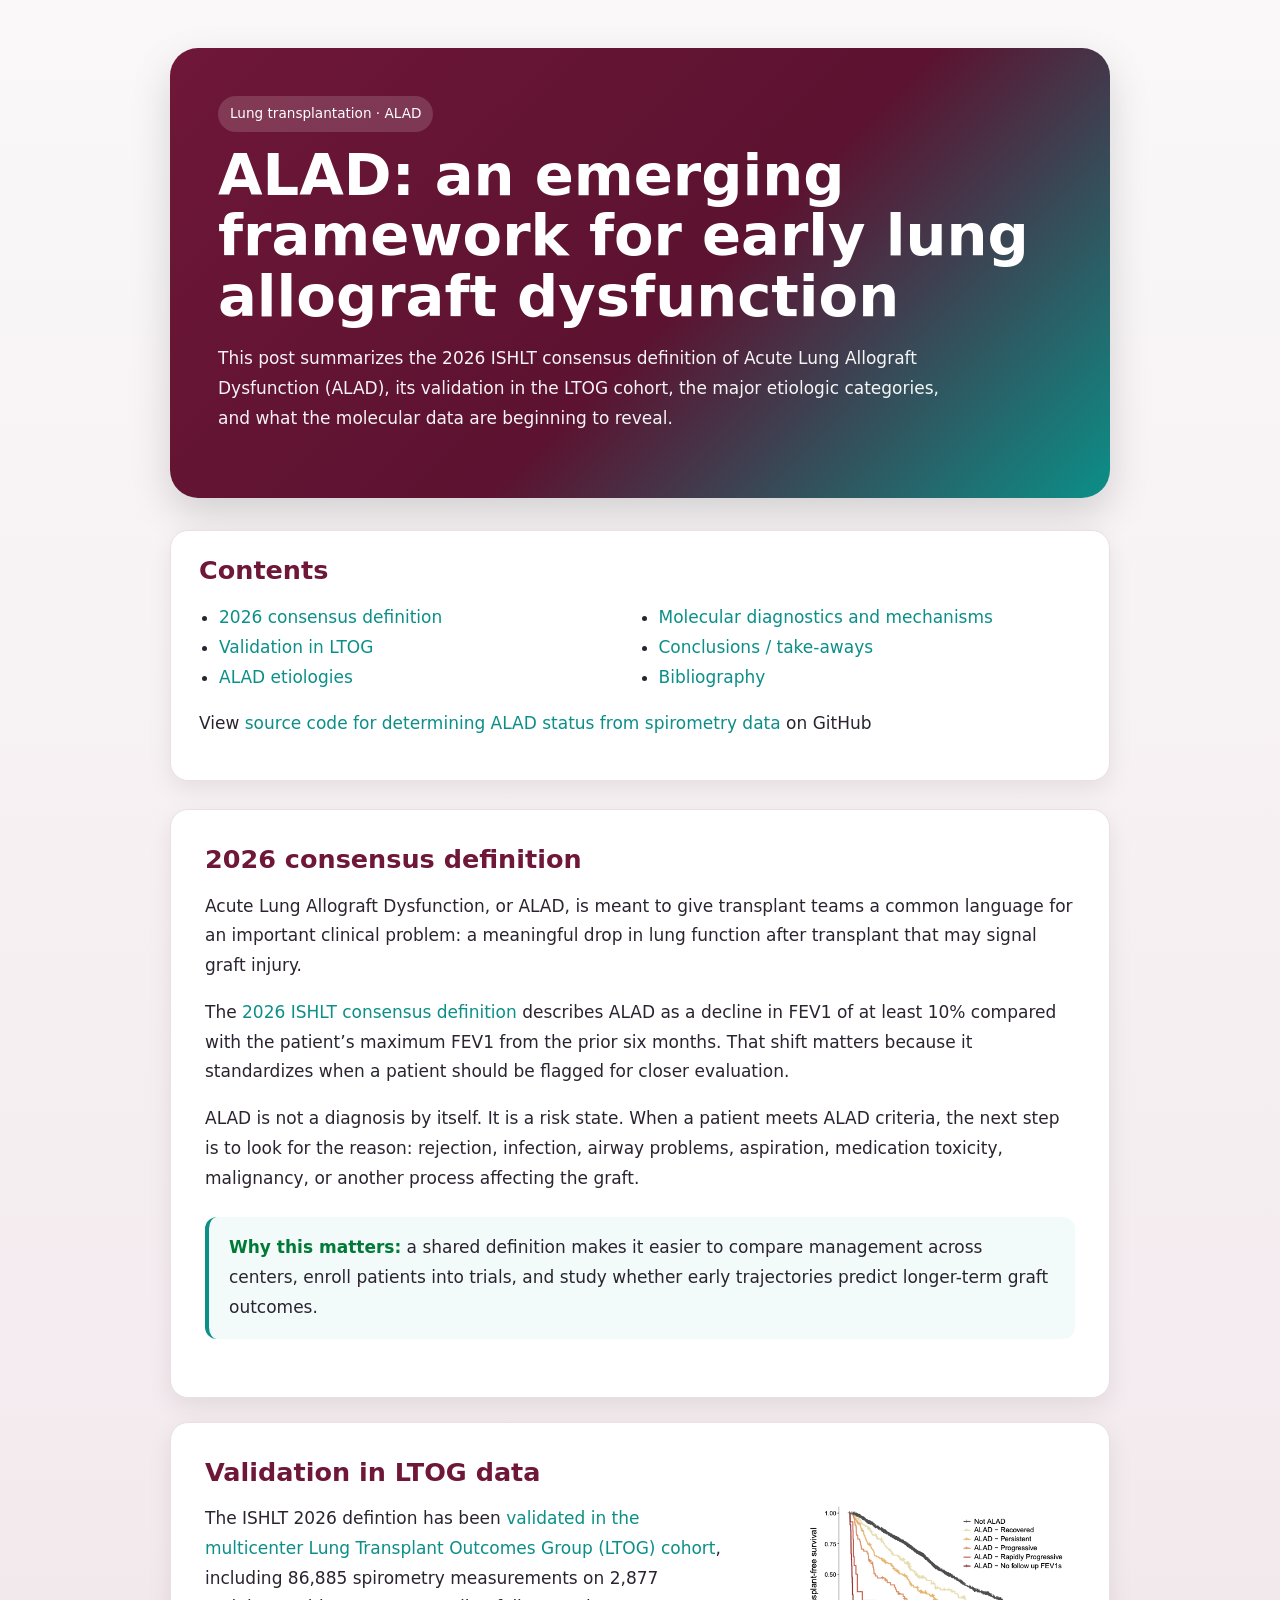
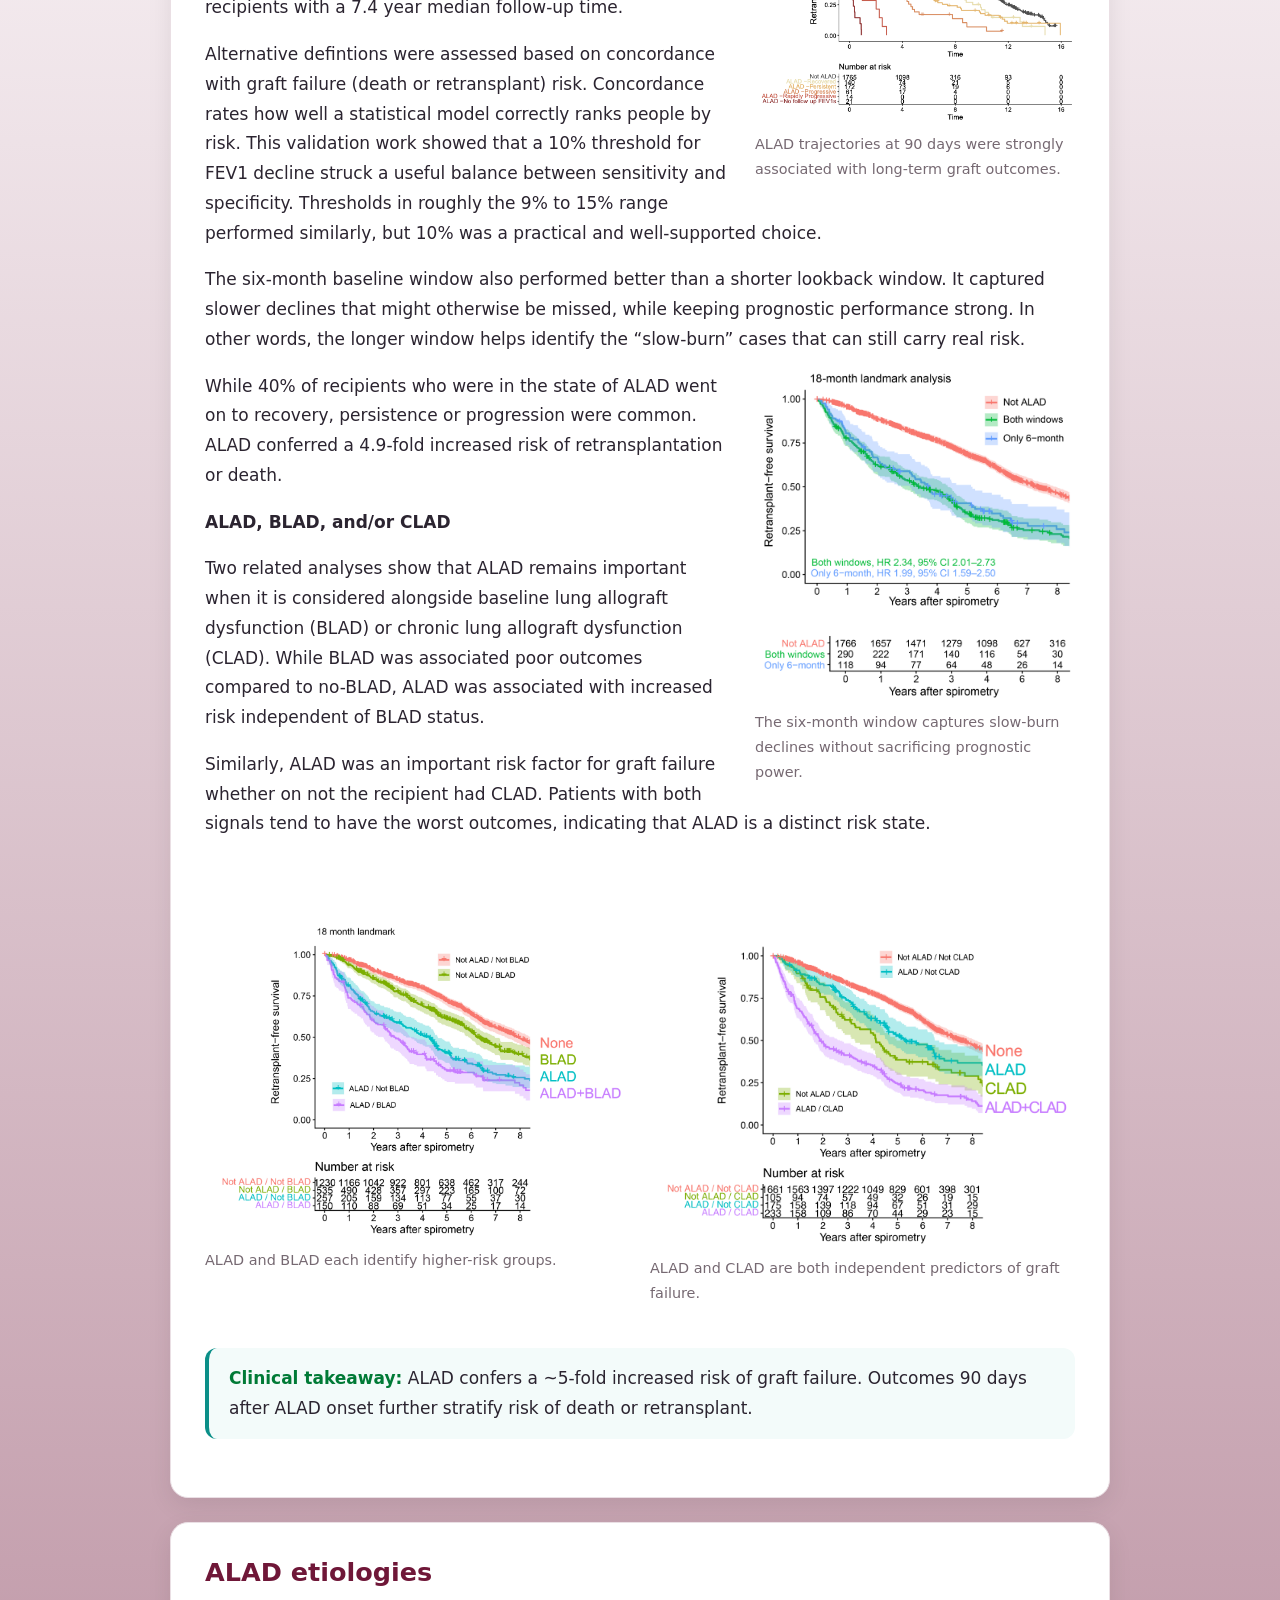
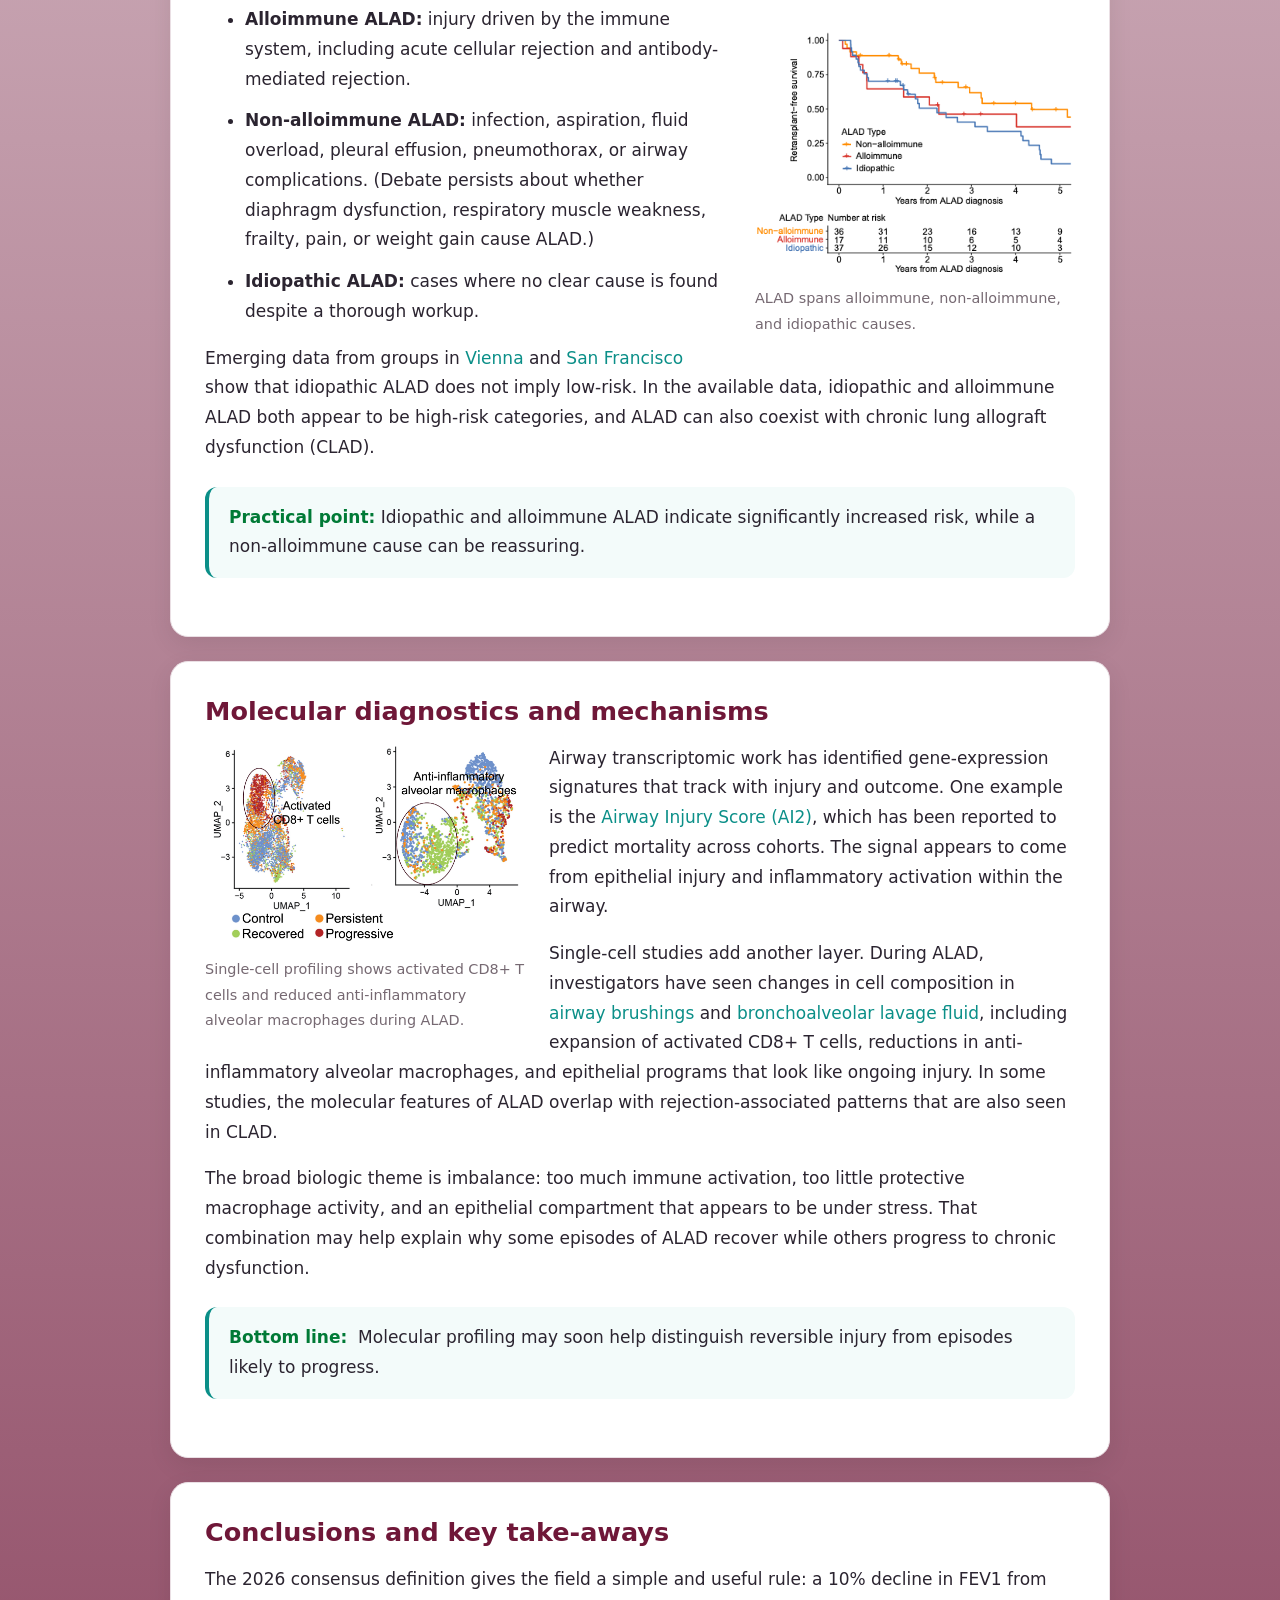
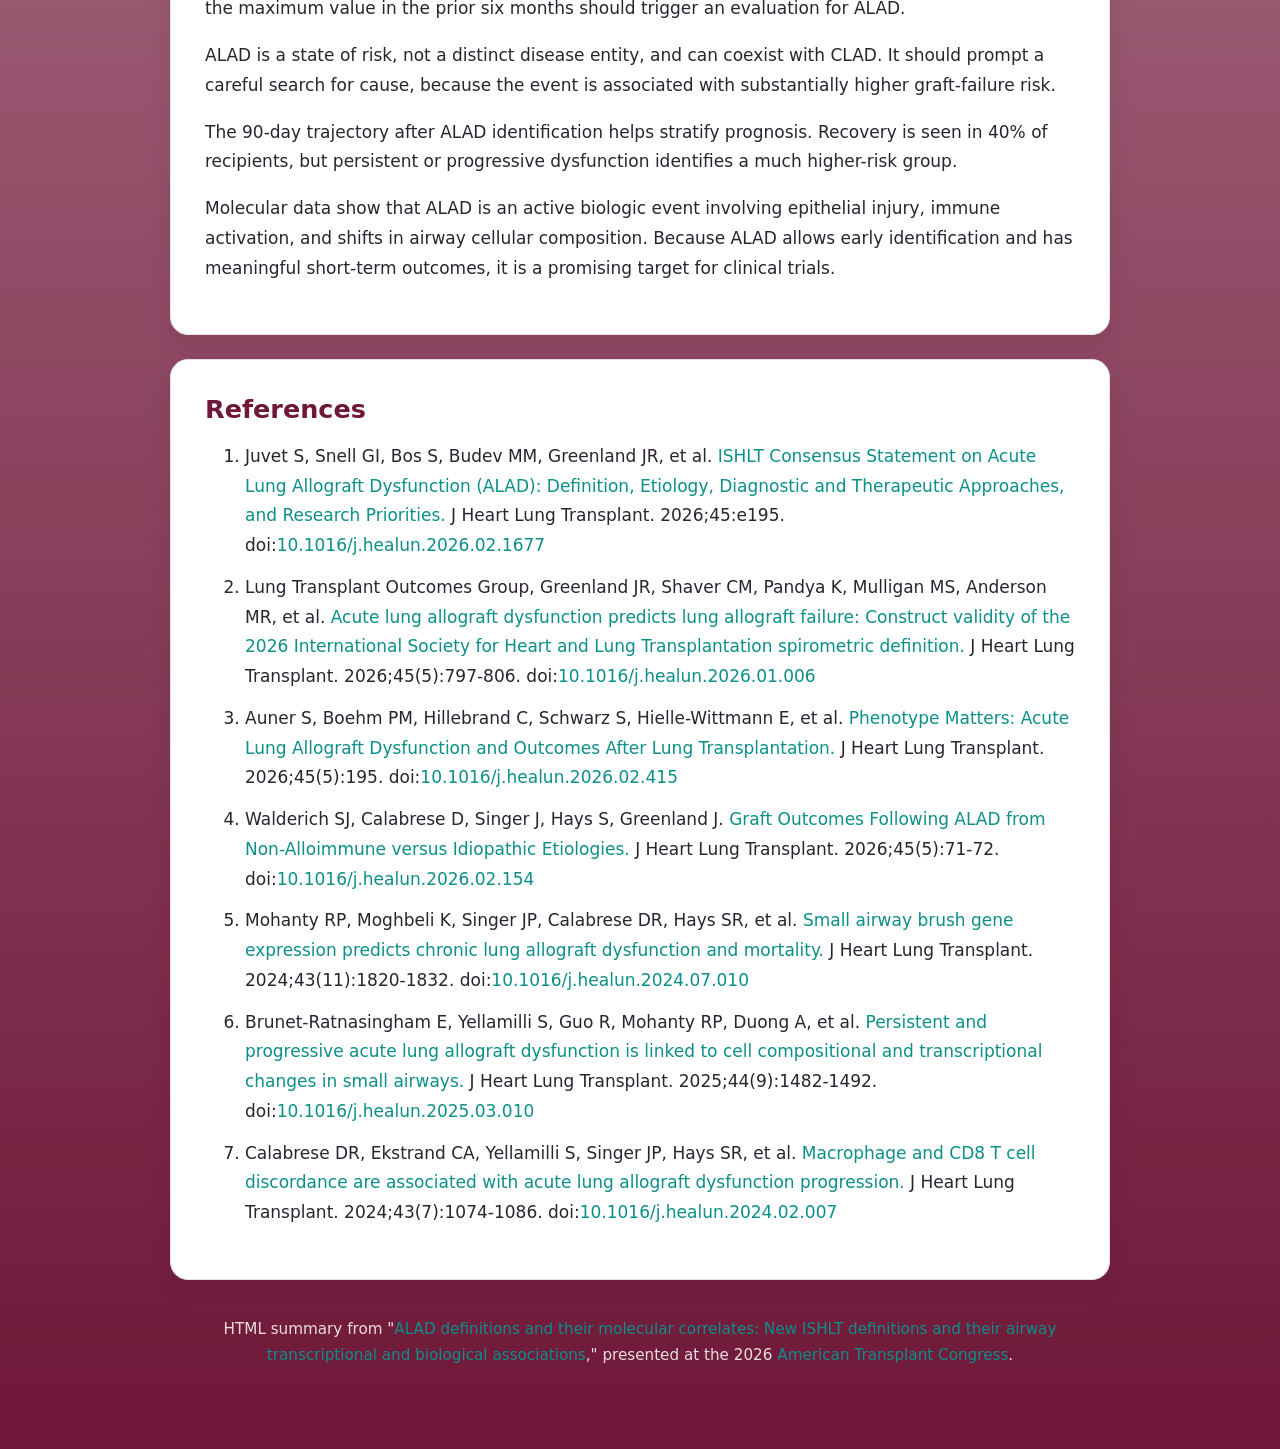
<file: index.html>
<!doctype html>
<html lang="en">
<head>
  <meta charset="utf-8">
  <meta name="viewport" content="width=device-width, initial-scale=1">
  <title>ALAD: A New Framework for Lung Allograft Dysfunction</title>

  <link rel="preconnect" href="https://fonts.googleapis.com">
  <link rel="preconnect" href="https://fonts.gstatic.com" crossorigin>

  <link rel="stylesheet" href="styles.css">
</head>
<body>
  <main class="wrap">
    <section class="hero">
      <div class="kicker">Lung transplantation · ALAD</div>
      <h1>ALAD: an emerging framework for early lung allograft dysfunction</h1>
      <p class="subtitle">
        This post summarizes the 2026 ISHLT consensus definition of Acute Lung Allograft Dysfunction (ALAD), its validation in the LTOG cohort, the major etiologic categories, and what the molecular data are beginning to reveal.
      </p>
    </section>

    <nav class="toc" aria-label="Table of contents">
      <h2>Contents</h2>
      <ul>
        <li><a href="#consensus">2026 consensus definition</a></li>
        <li><a href="#validation">Validation in LTOG</a></li>
        <li><a href="#etiologies">ALAD etiologies</a></li>
        <li><a href="#molecular">Molecular diagnostics and mechanisms</a></li>
        <li><a href="#takeaways">Conclusions / take-aways</a></li>
        <li><a href="#bibliography">Bibliography</a></li>
      </ul>
		<p>
  View <a href="https://github.com/UCSFGreenlandLab/ALAD">
    source code for determining ALAD status from spirometry data 
  </a> on GitHub
</p>
    </nav>

    <article class="section" id="consensus">
      <h2>2026 consensus definition</h2>
      <p>
        Acute Lung Allograft Dysfunction, or ALAD, is meant to give transplant teams a common language for an important clinical problem: a meaningful drop in lung function after transplant that may signal graft injury.
      </p>
      <p>
        The <a href="https://www.jhltonline.org/article/S1053-2498(26)01733-X/fulltext">2026 ISHLT consensus definition</a> describes ALAD as a decline in FEV1 of at least 10% compared with the patient’s maximum FEV1 from the prior six months. That shift matters because it standardizes when a patient should be flagged for closer evaluation.
      </p>
      <p>
        ALAD is not a diagnosis by itself. It is a risk state. When a patient meets ALAD criteria, the next step is to look for the reason: rejection, infection, airway problems, aspiration, medication toxicity, malignancy, or another process affecting the graft.
      </p>
      <div class="callout">
        <strong>Why this matters:</strong> a shared definition makes it easier to compare management across centers, enroll patients into trials, and study whether early trajectories predict longer-term graft outcomes.
      </div>
    </article>
<article class="section" id="validation">
	
      <h2>Validation in LTOG data</h2>
      <figure class="figure float-right">
        <img src="images/90-day.png" alt="Kaplan-Meier curves showing 90-day ALAD outcomes and graft failure risk">
        <figcaption>ALAD trajectories at 90 days were strongly associated with long-term graft outcomes.</figcaption>
      </figure>
      <p>
        The ISHLT 2026 defintion has been <a href="https://www.jhltonline.org/article/S1053-2498(26)00005-7/fulltext">validated in the multicenter Lung Transplant Outcomes Group (LTOG) cohort</a>, including 86,885 spirometry measurements on 2,877 recipients with a 7.4 year median follow-up time.
	</p><p>Alternative defintions were assessed based on concordance with graft failure (death or retransplant) risk. Concordance rates how well a statistical model correctly ranks people by risk. This validation work showed that a 10% threshold for FEV1 decline struck a useful balance between sensitivity and specificity. Thresholds in roughly the 9% to 15% range performed similarly, but 10% was a practical and well-supported choice.
      </p>
      <p>
        The six-month baseline window also performed better than a shorter lookback window. It captured slower declines that might otherwise be missed, while keeping prognostic performance strong. In other words, the longer window helps identify the “slow-burn” cases that can still carry real risk.
		      <figure class="figure float-right">
        <img src="images/slow-burn.png" alt="18-month landmark analysis comparing ALAD detection windows">
        <figcaption>The six-month window captures slow-burn declines without sacrificing prognostic power.</figcaption>  
      </figure>
      </p>
	<p>While 40% of recipients who were in the state of ALAD went on to recovery, persistence or progression were common. ALAD conferred a 4.9-fold increased risk of retransplantation or death. 
	</p>
<p><b>ALAD, BLAD, and/or CLAD</b></p>
      <p>
        Two related analyses show that ALAD remains important when it is considered alongside baseline lung allograft dysfunction (BLAD) or chronic lung allograft dysfunction (CLAD). While BLAD was associated poor outcomes compared to no-BLAD, ALAD was associated with increased risk independent of BLAD status.</p><p>Similarly, ALAD was an important risk factor for graft failure whether on not the recipient had CLAD. Patients with both signals tend to have the worst outcomes, indicating that ALAD is a distinct risk state.
        </p>
    <p>&nbsp;</p>
<div class="figure-grid">
      <figure class="figure">
        <img src="images/alad_blad.png" alt="ALAD and BLAD combined survival curves">
        <figcaption>ALAD and BLAD each identify higher-risk groups.</figcaption>
      </figure>
      <figure class="figure">
        <img src="images/alad_clad.png" alt="ALAD and CLAD combined survival curves">
        <figcaption>ALAD and CLAD are both independent predictors of graft failure.</figcaption>
      </figure>
      </div>
     
      <div class="callout">
        <strong>Clinical takeaway:</strong> ALAD confers a ~5-fold increased risk of graft failure. Outcomes 90 days after ALAD onset further stratify risk of death or retransplant.
      </div>
    </article>
	  
  <article class="section" id="etiologies">
	
      <h2>ALAD etiologies</h2>
      <figure class="figure float-right">
        <img src="images/etiology.png" alt="ALAD etiology categories and outcomes">
        <figcaption>ALAD spans alloimmune, non-alloimmune, and idiopathic causes.</figcaption>
      </figure>
      <ul class="clean">
        <li><strong>Alloimmune ALAD:</strong> injury driven by the immune system, including acute cellular rejection and antibody-mediated rejection.</li>
        <li><strong>Non-alloimmune ALAD:</strong> infection, aspiration, fluid overload, pleural effusion, pneumothorax, or airway complications. (Debate persists about whether diaphragm dysfunction, respiratory muscle weakness, frailty, pain, or weight gain cause ALAD.)</li>
        <li><strong>Idiopathic ALAD:</strong> cases where no clear cause is found despite a thorough workup.</li>
      </ul>
      <p>
        Emerging data from groups in <a href="https://www.jhltonline.org/article/S1053-2498(26)00473-0/fulltext">Vienna</a> and <a href="https://www.jhltonline.org/article/S1053-2498(26)00212-3/fulltext">San Francisco</a> show that idiopathic ALAD does not imply low-risk. In the available data, idiopathic and alloimmune ALAD both appear to be high-risk categories, and ALAD can also coexist with chronic lung allograft dysfunction (CLAD).
      </p>
      <div class="callout">
      <strong>Practical point:</strong> Idiopathic and alloimmune ALAD indicate significantly increased risk, while a non-alloimmune cause can be reassuring.</div>
    </article>
  <article class="section" id="molecular">
	
      <h2>Molecular diagnostics and mechanisms</h2>
      <figure class="figure float-left">
        <img src="images/M0CD8.jpg" alt="Single-cell UMAP plots showing activated CD8 T cells and anti-inflammatory alveolar macrophages">
        <figcaption>Single-cell profiling shows activated CD8+ T cells and reduced anti-inflammatory alveolar macrophages during ALAD.</figcaption>
      </figure>
      <p>
        Airway transcriptomic work has identified gene-expression signatures that track with injury and outcome. One example is the <a href="https://www.jhltonline.org/article/S1053-2498(24)01743-1/fulltext">Airway Injury Score (AI2)</a>, which has been reported to predict mortality across cohorts. The signal appears to come from epithelial injury and inflammatory activation within the airway.
      </p>
      <p>
        Single-cell studies add another layer. During ALAD, investigators have seen changes in cell composition in <a href ="https://www.jhltonline.org/article/S1053-2498(25)01842-X/fulltext">airway brushings</a> and <a href="https://www.jhltonline.org/article/S1053-2498(24)00047-0/fulltext">bronchoalveolar lavage fluid</a>, including expansion of activated CD8+ T cells, reductions in anti-inflammatory alveolar macrophages, and epithelial programs that look like ongoing injury. In some studies, the molecular features of ALAD overlap with rejection-associated patterns that are also seen in CLAD.
      </p>
      <p>
        The broad biologic theme is imbalance: too much immune activation, too little protective macrophage activity, and an epithelial compartment that appears to be under stress. That combination may help explain why some episodes of ALAD recover while others progress to chronic dysfunction.
      </p>
      <div class="callout">
      <strong>Bottom line:</strong> &nbsp;Molecular profiling may soon help distinguish reversible injury from episodes likely to progress.</div>
    </article>

    <article class="section" id="takeaways">
      <h2>Conclusions and key take-aways</h2>
      <p>
        The 2026 consensus definition gives the field a simple and useful rule: a 10% decline in FEV1 from the maximum value in the prior six months should trigger an evaluation for ALAD.
      </p>
      <p>
      ALAD is a state of risk, not a distinct disease entity, and can coexist with CLAD. It should prompt a careful search for cause, because the event is associated with substantially higher graft-failure risk.</p>
      <p>
        The 90-day trajectory after ALAD identification helps stratify prognosis. Recovery is seen in 40% of recipients, but persistent or progressive dysfunction identifies a much higher-risk group.
      </p>
      <p>
      Molecular data show that ALAD is an active biologic event involving epithelial injury, immune activation, and shifts in airway cellular composition. Because ALAD allows early identification and has meaningful short-term outcomes, it is a promising target for clinical trials.</p>
    </article>
	  <article class="section" id="bibliography">
  <h2>References</h2>

  <ol class="clean">

    <li>
      Juvet S, Snell GI, Bos S, Budev MM, Greenland JR, et al.
      <a href="https://www.jhltonline.org/article/S1053-2498(26)01733-X/fulltext">
        ISHLT Consensus Statement on Acute Lung Allograft Dysfunction (ALAD): Definition, Etiology, Diagnostic and Therapeutic Approaches, and Research Priorities.
      </a>
      J Heart Lung Transplant. 2026;45:e195.
      doi:<a href="https://doi.org/10.1016/j.healun.2026.02.1677">10.1016/j.healun.2026.02.1677</a>
    </li>

    <li>
      Lung Transplant Outcomes Group, Greenland JR, Shaver CM, Pandya K, Mulligan MS, Anderson MR, et al.
      <a href="https://www.jhltonline.org/article/S1053-2498(26)00005-7/fulltext">
        Acute lung allograft dysfunction predicts lung allograft failure: Construct validity of the 2026 International Society for Heart and Lung Transplantation spirometric definition.
      </a>
      J Heart Lung Transplant. 2026;45(5):797-806.
      doi:<a href="https://doi.org/10.1016/j.healun.2026.01.006">10.1016/j.healun.2026.01.006</a>
    </li>

    <li>
      Auner S, Boehm PM, Hillebrand C, Schwarz S, Hielle-Wittmann E, et al.
      <a href="https://www.jhltonline.org/article/S1053-2498(26)00473-0/fulltext">
        Phenotype Matters: Acute Lung Allograft Dysfunction and Outcomes After Lung Transplantation.
      </a>
      J Heart Lung Transplant. 2026;45(5):195.
      doi:<a href="https://doi.org/10.1016/j.healun.2026.02.415">10.1016/j.healun.2026.02.415</a>
    </li>

    <li>
      Walderich SJ, Calabrese D, Singer J, Hays S, Greenland J.
      <a href="https://www.jhltonline.org/article/S1053-2498(26)00212-3/fulltext">
        Graft Outcomes Following ALAD from Non-Alloimmune versus Idiopathic Etiologies.
      </a>
      J Heart Lung Transplant. 2026;45(5):71-72.
      doi:<a href="https://doi.org/10.1016/j.healun.2026.02.154">10.1016/j.healun.2026.02.154</a>
    </li>

    <li>
      Mohanty RP, Moghbeli K, Singer JP, Calabrese DR, Hays SR, et al.
      <a href="https://www.jhltonline.org/article/S1053-2498(24)01743-1/fulltext">
        Small airway brush gene expression predicts chronic lung allograft dysfunction and mortality.
      </a>
      J Heart Lung Transplant. 2024;43(11):1820-1832.
      doi:<a href="https://doi.org/10.1016/j.healun.2024.07.010">10.1016/j.healun.2024.07.010</a>
    </li>

    <li>
      Brunet-Ratnasingham E, Yellamilli S, Guo R, Mohanty RP, Duong A, et al.
      <a href="https://www.jhltonline.org/article/S1053-2498(25)01842-X/fulltext">
        Persistent and progressive acute lung allograft dysfunction is linked to cell compositional and transcriptional changes in small airways.
      </a>
      J Heart Lung Transplant. 2025;44(9):1482-1492.
      doi:<a href="https://doi.org/10.1016/j.healun.2025.03.010">10.1016/j.healun.2025.03.010</a>
    </li>

    <li>
      Calabrese DR, Ekstrand CA, Yellamilli S, Singer JP, Hays SR, et al.
      <a href="https://www.jhltonline.org/article/S1053-2498(24)00047-0/fulltext">
        Macrophage and CD8 T cell discordance are associated with acute lung allograft dysfunction progression.
      </a>
      J Heart Lung Transplant. 2024;43(7):1074-1086.
      doi:<a href="https://doi.org/10.1016/j.healun.2024.02.007">10.1016/j.healun.2024.02.007</a>
    </li>

  </ol>
</article>
<footer>
    HTML summary from "<a href="https://eppro02.ativ.me/web/page.php?page=session&project=ATC26&id=S277">ALAD definitions and their molecular correlates: New ISHLT definitions and their airway transcriptional and biological associations</a>," presented at the 2026 <a href="https://www.atcmeeting.org">American Transplant Congress</a>.
    </footer>
  </main>
</body>
</html>
</file>
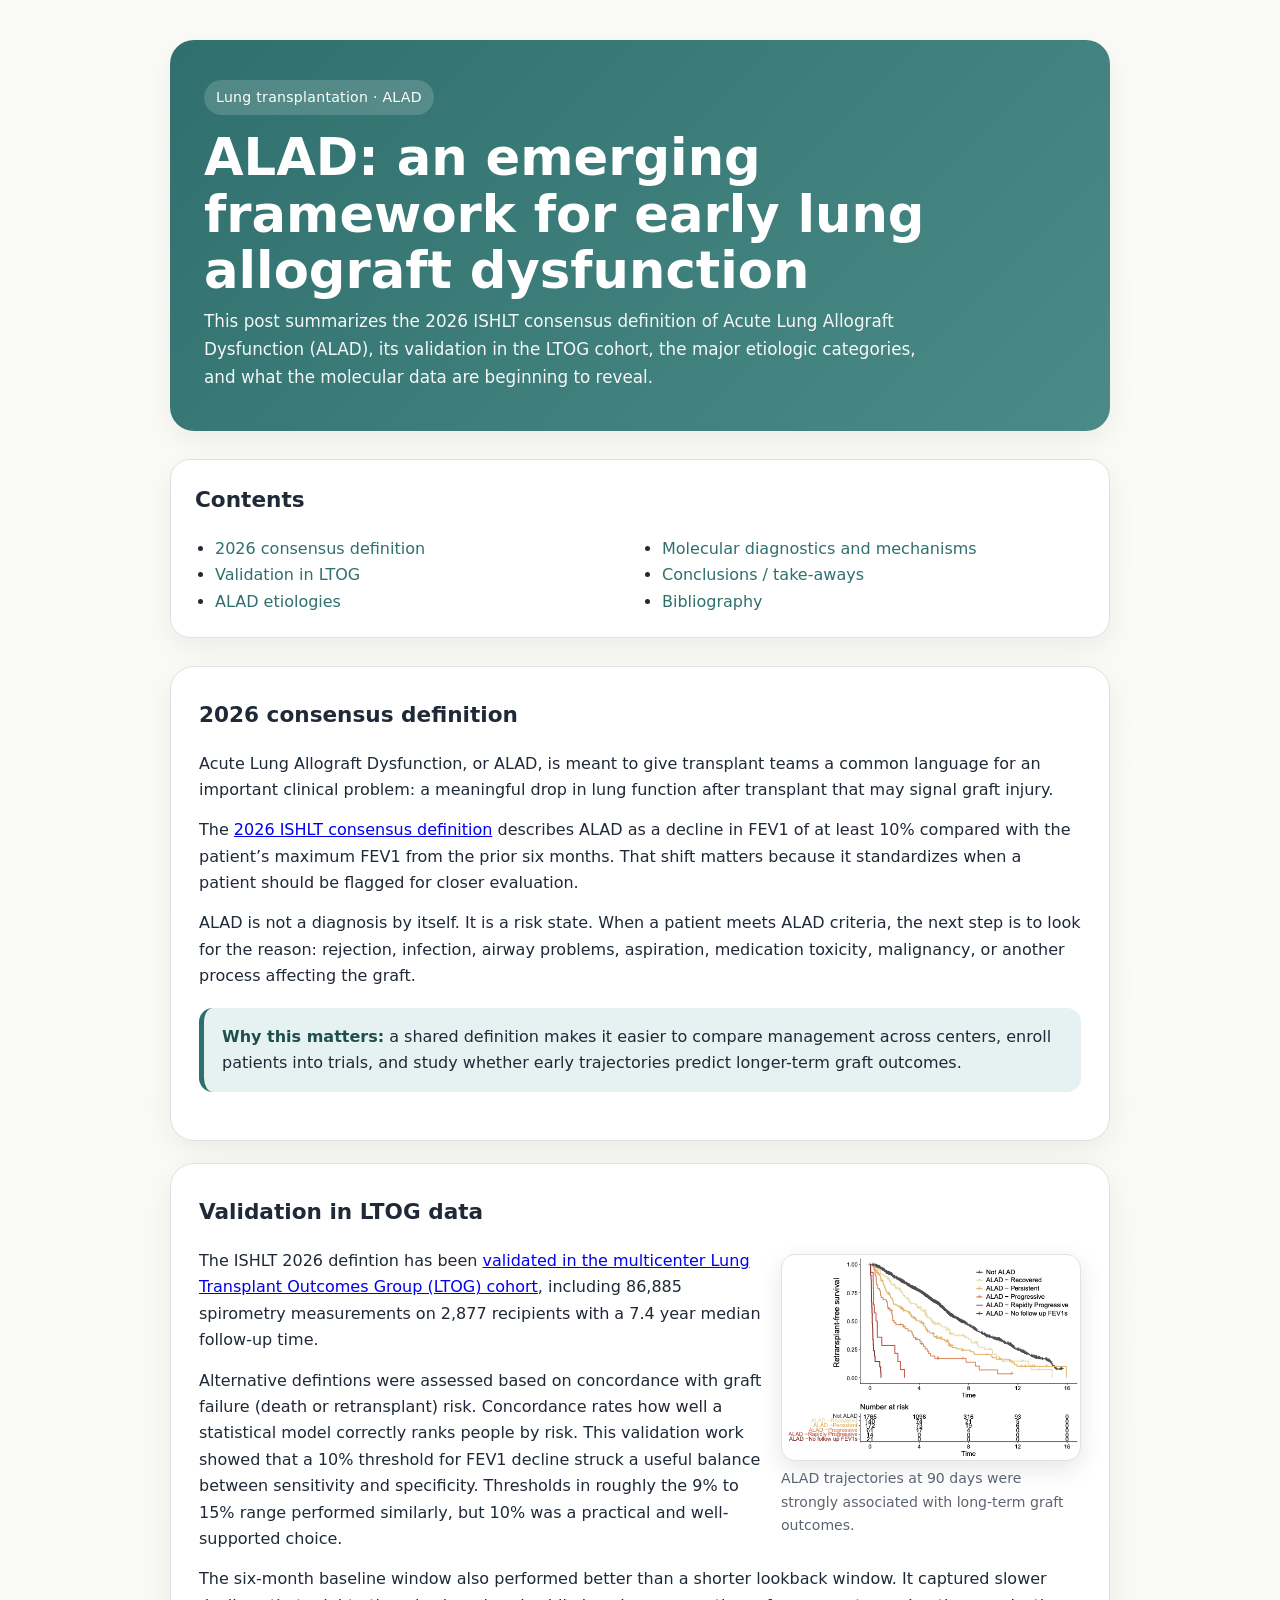
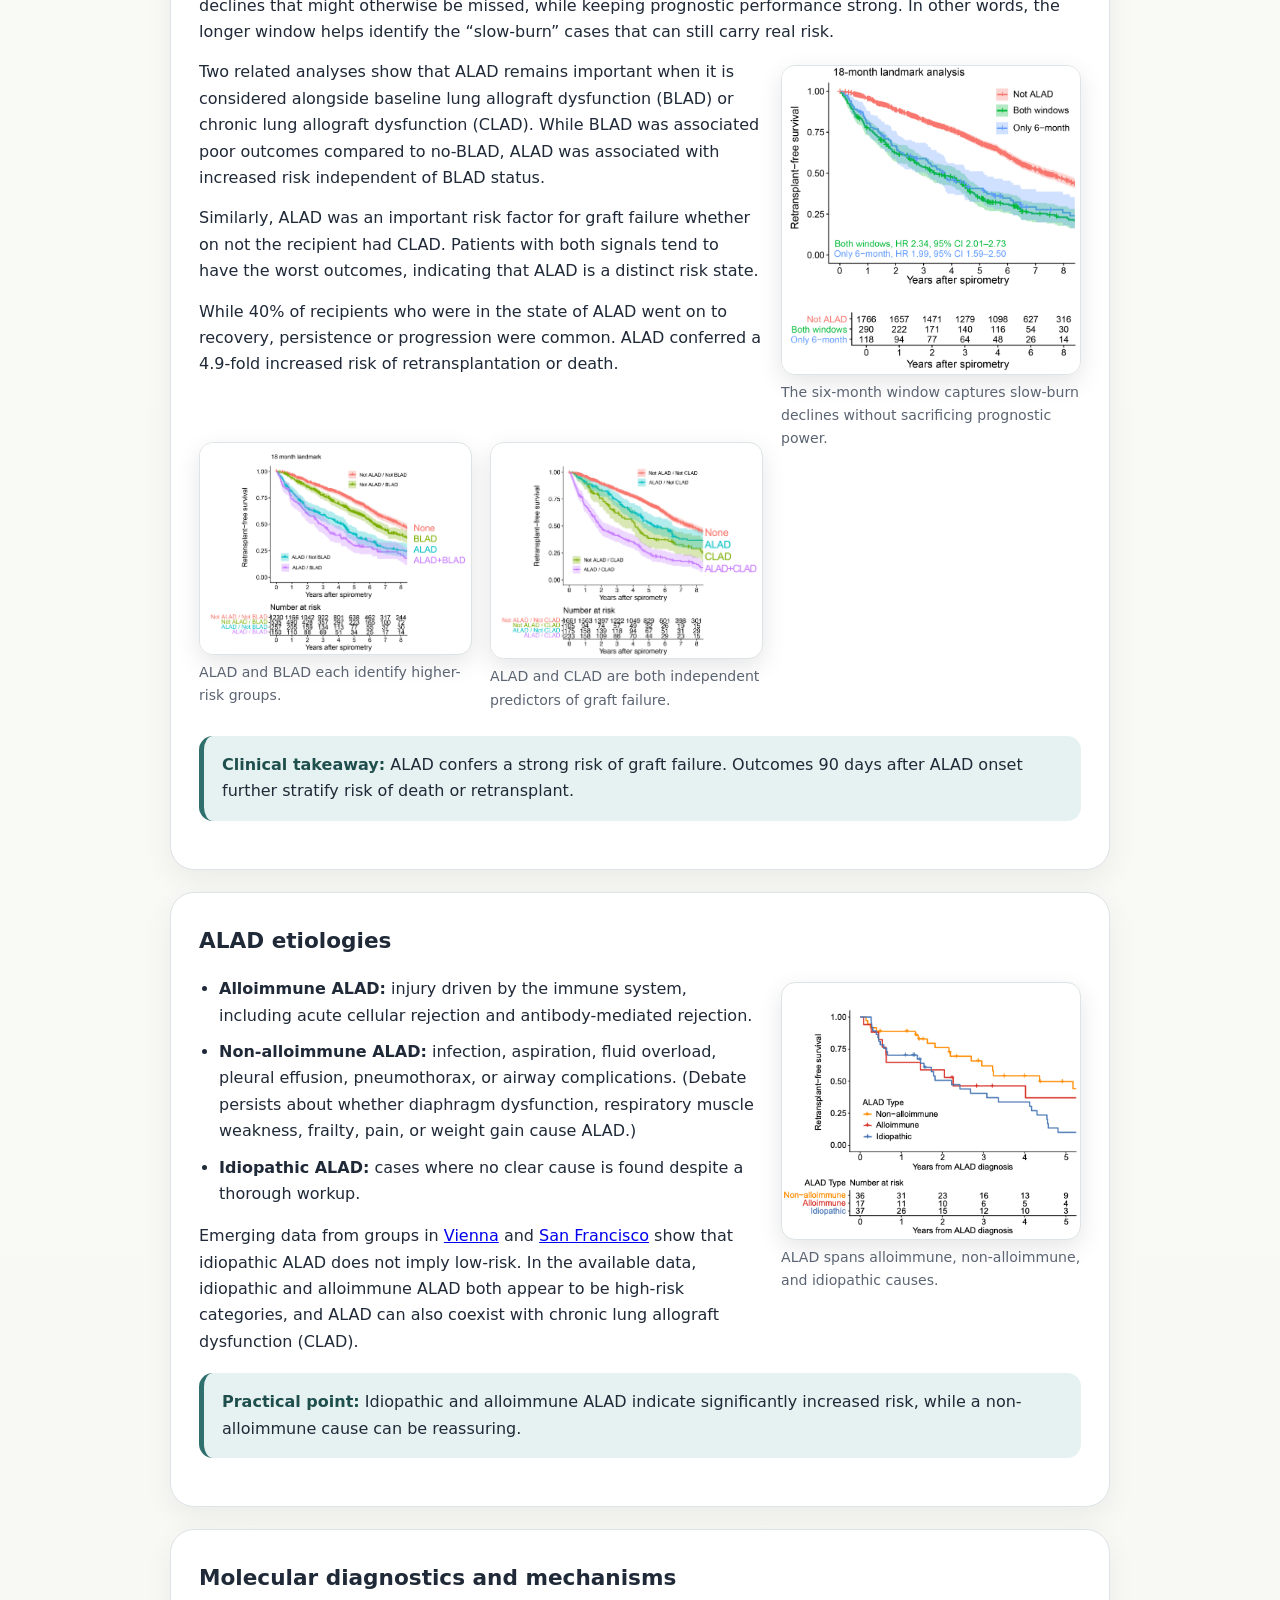
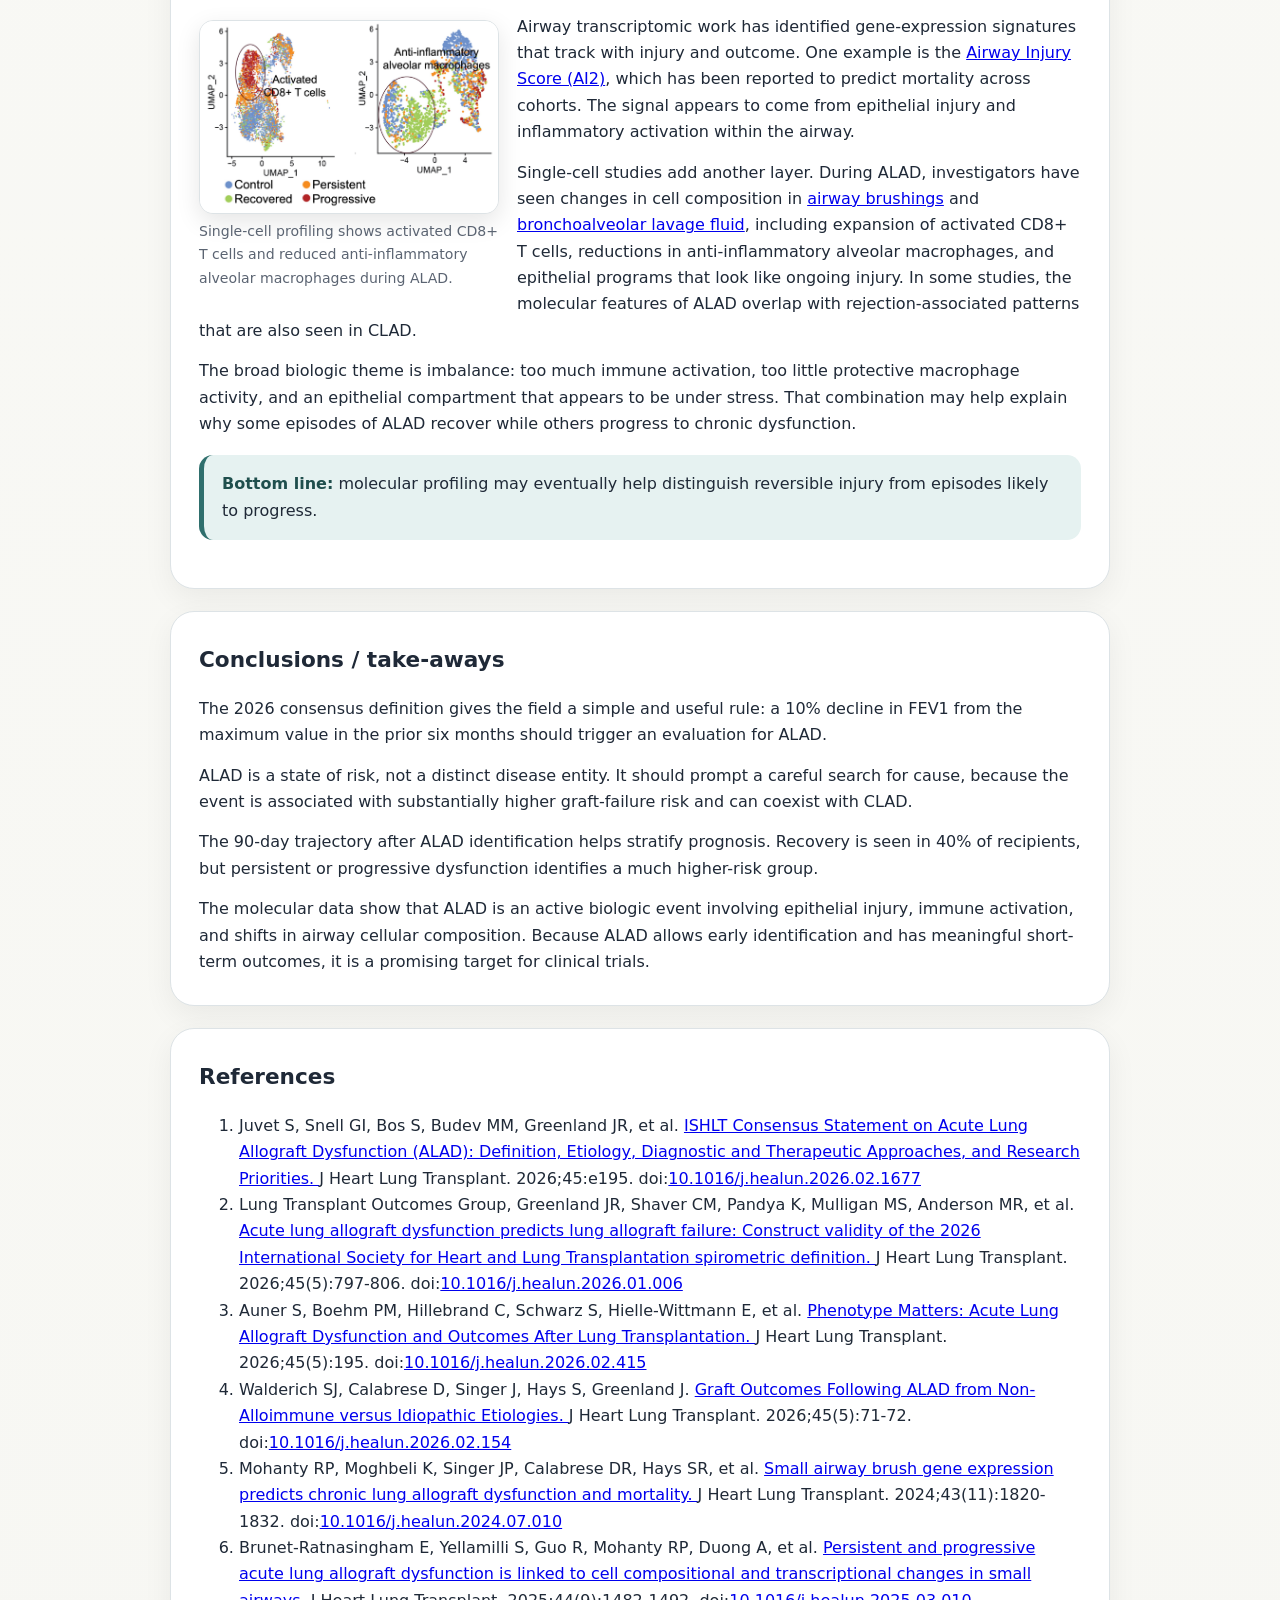
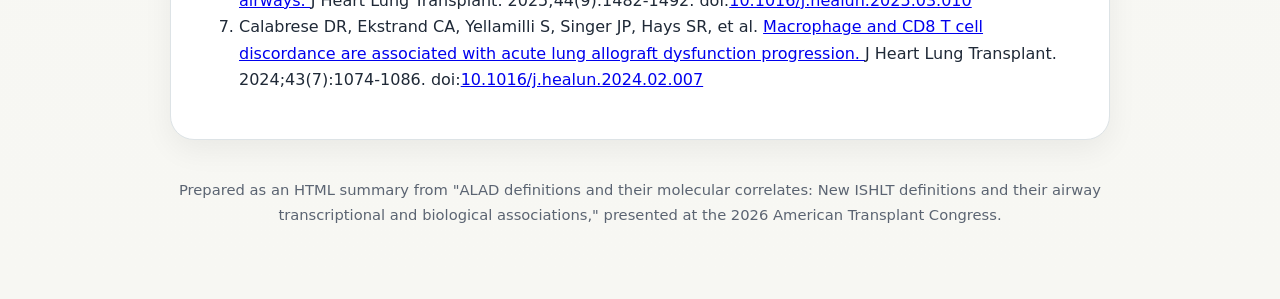
<file: alad-primer/index.html>
<!doctype html>
<html lang="en">
<head>
  <meta charset="utf-8" />
  <meta name="viewport" content="width=device-width, initial-scale=1" />
  <title>ALAD: A New Framework for Lung Allograft Dysfunction</title>
  <style>
    :root {
      --bg: #f7f7f3;
      --card: #ffffff;
      --text: #1f2937;
      --muted: #5b6472;
      --accent: #2f6f6d;
      --accent-soft: #e6f2f1;
      --border: #dde3e6;
      --shadow: 0 10px 30px rgba(0,0,0,0.06);
    }

    * { box-sizing: border-box; }
    html { scroll-behavior: smooth; }
    body {
      margin: 0;
      font-family: Inter, ui-sans-serif, system-ui, -apple-system, BlinkMacSystemFont, "Segoe UI", sans-serif;
      color: var(--text);
      background: linear-gradient(180deg, #fafaf7 0%, var(--bg) 100%);
      line-height: 1.65;
    }

    .wrap {
      max-width: 980px;
      margin: 0 auto;
      padding: 40px 20px 72px;
    }

    .hero {
      background: linear-gradient(135deg, var(--accent) 0%, #4b8b87 100%);
      color: white;
      border-radius: 24px;
      padding: 40px 34px;
      box-shadow: var(--shadow);
      margin-bottom: 28px;
    }

    .kicker {
      display: inline-block;
      background: rgba(255,255,255,0.16);
      padding: 6px 12px;
      border-radius: 999px;
      font-size: 0.88rem;
      letter-spacing: 0.02em;
      margin-bottom: 14px;
    }

    h1 {
      margin: 0 0 10px;
      font-size: clamp(2rem, 4vw, 3.3rem);
      line-height: 1.1;
    }

    .subtitle {
      margin: 0;
      font-size: 1.05rem;
      max-width: 70ch;
      opacity: 0.95;
    }

    .toc {
      background: var(--card);
      border: 1px solid var(--border);
      border-radius: 20px;
      padding: 22px 24px;
      box-shadow: var(--shadow);
      margin-bottom: 28px;
    }

    .toc h2, .section h2 {
      margin-top: 0;
      font-size: 1.35rem;
    }

    .toc ul {
      margin: 0;
      padding-left: 20px;
      columns: 2;
      gap: 24px;
    }

    .toc a {
      color: var(--accent);
      text-decoration: none;
    }

    .toc a:hover { text-decoration: underline; }

    .section {
      background: var(--card);
      border: 1px solid var(--border);
      border-radius: 24px;
      padding: 30px 28px;
      margin-bottom: 22px;
      box-shadow: var(--shadow);
    }

    .section p { margin: 0 0 14px; }
    .section p:last-child { margin-bottom: 0; }

    .callout {
      background: var(--accent-soft);
      border-left: 5px solid var(--accent);
      padding: 16px 18px;
      border-radius: 14px;
      margin: 18px 0;
    }

    .section::after {
      content: "";
      display: block;
      clear: both;
    }

    .figure {
      margin: 0 0 16px 0;
    }

    .figure img {
      width: 100%;
      display: block;
      border-radius: 14px;
      box-shadow: 0 8px 24px rgba(0,0,0,0.10);
      border: 1px solid var(--border);
      background: #fff;
    }

    .figure figcaption {
      font-size: 0.88rem;
      color: var(--muted);
      margin-top: 6px;
    }

    .figure.float-right {
      float: right;
      width: min(42%, 300px);
      margin: 6px 0 14px 18px;
    }

    .figure.float-left {
      float: left;
      width: min(42%, 300px);
      margin: 6px 18px 14px 0;
    }

    .figure-grid {
      display: grid;
      grid-template-columns: repeat(2, minmax(0, 1fr));
      gap: 18px;
      margin: 24px 0;
    }

    .figure-grid .figure {
      margin: 0;
    }

    @media (max-width: 720px) {
      .figure.float-right,
      .figure.float-left {
        float: none;
        width: 100%;
        margin: 18px 0;
      }

      .figure-grid {
        grid-template-columns: 1fr;
      }
    }

    .callout strong { color: #1f4f4d; }

    ul.clean {
      margin: 10px 0 16px 20px;
      padding: 0;
    }

    ul.clean li { margin-bottom: 10px; }

    .tagline {
      color: var(--muted);
      font-size: 0.95rem;
      margin-top: 10px;
    }

    footer {
      color: var(--muted);
      font-size: 0.92rem;
      text-align: center;
      padding-top: 16px;
    }

    @media (max-width: 720px) {
      .wrap { padding: 22px 14px 56px; }
      .hero, .section, .toc { border-radius: 18px; }
      .hero, .section { padding: 24px 20px; }
      .toc ul { columns: 1; }
    }
	  .citation { display: block; margin-top: 6px; }
   	  .citation a { color: var(--accent); text-decoration: none; }
	  .citation a:hover { text-decoration: underline; }
	  .refmeta { color: var(--muted); font-size: 0.95rem; }
  </style>
</head>
<body>
  <main class="wrap">
    <section class="hero">
      <div class="kicker">Lung transplantation · ALAD</div>
      <h1>ALAD: an emerging framework for early lung allograft dysfunction</h1>
      <p class="subtitle">
        This post summarizes the 2026 ISHLT consensus definition of Acute Lung Allograft Dysfunction (ALAD), its validation in the LTOG cohort, the major etiologic categories, and what the molecular data are beginning to reveal.
      </p>
    </section>

    <nav class="toc" aria-label="Table of contents">
      <h2>Contents</h2>
      <ul>
        <li><a href="#consensus">2026 consensus definition</a></li>
        <li><a href="#validation">Validation in LTOG</a></li>
        <li><a href="#etiologies">ALAD etiologies</a></li>
        <li><a href="#molecular">Molecular diagnostics and mechanisms</a></li>
        <li><a href="#takeaways">Conclusions / take-aways</a></li>
        <li><a href="#bibliography">Bibliography</a></li>
      </ul>
    </nav>

    <article class="section" id="consensus">
      <h2>2026 consensus definition</h2>
      <p>
        Acute Lung Allograft Dysfunction, or ALAD, is meant to give transplant teams a common language for an important clinical problem: a meaningful drop in lung function after transplant that may signal graft injury.
      </p>
      <p>
        The <a href="https://www.jhltonline.org/article/S1053-2498(26)01733-X/fulltext">2026 ISHLT consensus definition</a> describes ALAD as a decline in FEV1 of at least 10% compared with the patient’s maximum FEV1 from the prior six months. That shift matters because it standardizes when a patient should be flagged for closer evaluation.
      </p>
      <p>
        ALAD is not a diagnosis by itself. It is a risk state. When a patient meets ALAD criteria, the next step is to look for the reason: rejection, infection, airway problems, aspiration, medication toxicity, malignancy, or another process affecting the graft.
      </p>
      <div class="callout">
        <strong>Why this matters:</strong> a shared definition makes it easier to compare management across centers, enroll patients into trials, and study whether early trajectories predict longer-term graft outcomes.
      </div>
    </article>
<article class="section" id="validation">
	
      <h2>Validation in LTOG data</h2>
      <figure class="figure float-right">
        <img src="images/90-day.png" alt="Kaplan-Meier curves showing 90-day ALAD outcomes and graft failure risk">
        <figcaption>ALAD trajectories at 90 days were strongly associated with long-term graft outcomes.</figcaption>
      </figure>
      <p>
        The ISHLT 2026 defintion has been <a href="https://www.jhltonline.org/article/S1053-2498(26)00005-7/fulltext">validated in the multicenter Lung Transplant Outcomes Group (LTOG) cohort</a>, including 86,885 spirometry measurements on 2,877 recipients with a 7.4 year median follow-up time.
	</p><p>Alternative defintions were assessed based on concordance with graft failure (death or retransplant) risk. Concordance rates how well a statistical model correctly ranks people by risk. This validation work showed that a 10% threshold for FEV1 decline struck a useful balance between sensitivity and specificity. Thresholds in roughly the 9% to 15% range performed similarly, but 10% was a practical and well-supported choice.
      </p>
      <p>
        The six-month baseline window also performed better than a shorter lookback window. It captured slower declines that might otherwise be missed, while keeping prognostic performance strong. In other words, the longer window helps identify the “slow-burn” cases that can still carry real risk.
		      <figure class="figure float-right">
        <img src="images/slow-burn.png" alt="18-month landmark analysis comparing ALAD detection windows">
        <figcaption>The six-month window captures slow-burn declines without sacrificing prognostic power.</figcaption>  
      </figure>
      </p>
      <p>
        Two related analyses show that ALAD remains important when it is considered alongside baseline lung allograft dysfunction (BLAD) or chronic lung allograft dysfunction (CLAD). While BLAD was associated poor outcomes compared to no-BLAD, ALAD was associated with increased risk independent of BLAD status.</p><p>Similarly, ALAD was an important risk factor for graft failure whether on not the recipient had CLAD. Patients with both signals tend to have the worst outcomes, indicating that ALAD is a distinct risk state.
        </p>
      <p> While 40% of recipients who were in the state of ALAD went on to recovery, persistence or progression were common. ALAD conferred a 4.9-fold increased risk of retransplantation or death. </p>
	    <p>&nbsp;</p>
<div class="figure-grid">
      <figure class="figure">
        <img src="images/alad_blad.png" alt="ALAD and BLAD combined survival curves">
        <figcaption>ALAD and BLAD each identify higher-risk groups.</figcaption>
      </figure>
      <figure class="figure">
        <img src="images/alad_clad.png" alt="ALAD and CLAD combined survival curves">
        <figcaption>ALAD and CLAD are both independent predictors of graft failure.</figcaption>
      </figure>
      </div>
     
      <div class="callout">
        <strong>Clinical takeaway:</strong> ALAD confers a strong risk of graft failure. Outcomes 90 days after ALAD onset further stratify risk of death or retransplant.
      </div>
    </article>
	  
  <article class="section" id="etiologies">
	
      <h2>ALAD etiologies</h2>
      <figure class="figure float-right">
        <img src="images/etiology.png" alt="ALAD etiology categories and outcomes">
        <figcaption>ALAD spans alloimmune, non-alloimmune, and idiopathic causes.</figcaption>
      </figure>
      <ul class="clean">
        <li><strong>Alloimmune ALAD:</strong> injury driven by the immune system, including acute cellular rejection and antibody-mediated rejection.</li>
        <li><strong>Non-alloimmune ALAD:</strong> infection, aspiration, fluid overload, pleural effusion, pneumothorax, or airway complications. (Debate persists about whether diaphragm dysfunction, respiratory muscle weakness, frailty, pain, or weight gain cause ALAD.)</li>
        <li><strong>Idiopathic ALAD:</strong> cases where no clear cause is found despite a thorough workup.</li>
      </ul>
      <p>
        Emerging data from groups in <a href="https://www.jhltonline.org/article/S1053-2498(26)00473-0/fulltext">Vienna</a> and <a href="https://www.jhltonline.org/article/S1053-2498(26)00212-3/fulltext">San Francisco</a> show that idiopathic ALAD does not imply low-risk. In the available data, idiopathic and alloimmune ALAD both appear to be high-risk categories, and ALAD can also coexist with chronic lung allograft dysfunction (CLAD).
      </p>
      <div class="callout">
      <strong>Practical point:</strong> Idiopathic and alloimmune ALAD indicate significantly increased risk, while a non-alloimmune cause can be reassuring.</div>
    </article>
  <article class="section" id="molecular">
	
      <h2>Molecular diagnostics and mechanisms</h2>
      <figure class="figure float-left">
        <img src="images/M0CD8.jpg" alt="Single-cell UMAP plots showing activated CD8 T cells and anti-inflammatory alveolar macrophages">
        <figcaption>Single-cell profiling shows activated CD8+ T cells and reduced anti-inflammatory alveolar macrophages during ALAD.</figcaption>
      </figure>
      <p>
        Airway transcriptomic work has identified gene-expression signatures that track with injury and outcome. One example is the <a href="https://www.jhltonline.org/article/S1053-2498(24)01743-1/fulltext">Airway Injury Score (AI2)</a>, which has been reported to predict mortality across cohorts. The signal appears to come from epithelial injury and inflammatory activation within the airway.
      </p>
      <p>
        Single-cell studies add another layer. During ALAD, investigators have seen changes in cell composition in <a href ="https://www.jhltonline.org/article/S1053-2498(25)01842-X/fulltext">airway brushings</a> and <a href="https://www.jhltonline.org/article/S1053-2498(24)00047-0/fulltext">bronchoalveolar lavage fluid</a>, including expansion of activated CD8+ T cells, reductions in anti-inflammatory alveolar macrophages, and epithelial programs that look like ongoing injury. In some studies, the molecular features of ALAD overlap with rejection-associated patterns that are also seen in CLAD.
      </p>
      <p>
        The broad biologic theme is imbalance: too much immune activation, too little protective macrophage activity, and an epithelial compartment that appears to be under stress. That combination may help explain why some episodes of ALAD recover while others progress to chronic dysfunction.
      </p>
      <div class="callout">
        <strong>Bottom line:</strong> molecular profiling may eventually help distinguish reversible injury from episodes likely to progress.
      </div>
    </article>

    <article class="section" id="takeaways">
      <h2>Conclusions / take-aways</h2>
      <p>
        The 2026 consensus definition gives the field a simple and useful rule: a 10% decline in FEV1 from the maximum value in the prior six months should trigger an evaluation for ALAD.
      </p>
      <p>
      ALAD is a state of risk, not a distinct disease entity. It should prompt a careful search for cause, because the event is associated with substantially higher graft-failure risk and can coexist with CLAD.</p>
      <p>
        The 90-day trajectory after ALAD identification helps stratify prognosis. Recovery is seen in 40% of recipients, but persistent or progressive dysfunction identifies a much higher-risk group.
      </p>
      <p>
      The molecular data show that ALAD is an active biologic event involving epithelial injury, immune activation, and shifts in airway cellular composition. Because ALAD allows early identification and has meaningful short-term outcomes, it is a promising target for clinical trials.</p>
    </article>
	  <article class="section" id="bibliography">
  <h2>References</h2>

  <ol class="clean">

    <li>
      Juvet S, Snell GI, Bos S, Budev MM, Greenland JR, et al.
      <a href="https://www.jhltonline.org/article/S1053-2498(26)01733-X/fulltext">
        ISHLT Consensus Statement on Acute Lung Allograft Dysfunction (ALAD): Definition, Etiology, Diagnostic and Therapeutic Approaches, and Research Priorities.
      </a>
      J Heart Lung Transplant. 2026;45:e195.
      doi:<a href="https://doi.org/10.1016/j.healun.2026.02.1677">10.1016/j.healun.2026.02.1677</a>
    </li>

    <li>
      Lung Transplant Outcomes Group, Greenland JR, Shaver CM, Pandya K, Mulligan MS, Anderson MR, et al.
      <a href="https://www.jhltonline.org/article/S1053-2498(26)00005-7/fulltext">
        Acute lung allograft dysfunction predicts lung allograft failure: Construct validity of the 2026 International Society for Heart and Lung Transplantation spirometric definition.
      </a>
      J Heart Lung Transplant. 2026;45(5):797-806.
      doi:<a href="https://doi.org/10.1016/j.healun.2026.01.006">10.1016/j.healun.2026.01.006</a>
    </li>

    <li>
      Auner S, Boehm PM, Hillebrand C, Schwarz S, Hielle-Wittmann E, et al.
      <a href="https://www.jhltonline.org/article/S1053-2498(26)00473-0/fulltext">
        Phenotype Matters: Acute Lung Allograft Dysfunction and Outcomes After Lung Transplantation.
      </a>
      J Heart Lung Transplant. 2026;45(5):195.
      doi:<a href="https://doi.org/10.1016/j.healun.2026.02.415">10.1016/j.healun.2026.02.415</a>
    </li>

    <li>
      Walderich SJ, Calabrese D, Singer J, Hays S, Greenland J.
      <a href="https://www.jhltonline.org/article/S1053-2498(26)00212-3/fulltext">
        Graft Outcomes Following ALAD from Non-Alloimmune versus Idiopathic Etiologies.
      </a>
      J Heart Lung Transplant. 2026;45(5):71-72.
      doi:<a href="https://doi.org/10.1016/j.healun.2026.02.154">10.1016/j.healun.2026.02.154</a>
    </li>

    <li>
      Mohanty RP, Moghbeli K, Singer JP, Calabrese DR, Hays SR, et al.
      <a href="https://www.jhltonline.org/article/S1053-2498(24)01743-1/fulltext">
        Small airway brush gene expression predicts chronic lung allograft dysfunction and mortality.
      </a>
      J Heart Lung Transplant. 2024;43(11):1820-1832.
      doi:<a href="https://doi.org/10.1016/j.healun.2024.07.010">10.1016/j.healun.2024.07.010</a>
    </li>

    <li>
      Brunet-Ratnasingham E, Yellamilli S, Guo R, Mohanty RP, Duong A, et al.
      <a href="https://www.jhltonline.org/article/S1053-2498(25)01842-X/fulltext">
        Persistent and progressive acute lung allograft dysfunction is linked to cell compositional and transcriptional changes in small airways.
      </a>
      J Heart Lung Transplant. 2025;44(9):1482-1492.
      doi:<a href="https://doi.org/10.1016/j.healun.2025.03.010">10.1016/j.healun.2025.03.010</a>
    </li>

    <li>
      Calabrese DR, Ekstrand CA, Yellamilli S, Singer JP, Hays SR, et al.
      <a href="https://www.jhltonline.org/article/S1053-2498(24)00047-0/fulltext">
        Macrophage and CD8 T cell discordance are associated with acute lung allograft dysfunction progression.
      </a>
      J Heart Lung Transplant. 2024;43(7):1074-1086.
      doi:<a href="https://doi.org/10.1016/j.healun.2024.02.007">10.1016/j.healun.2024.02.007</a>
    </li>

  </ol>
</article>
<footer>
    Prepared as an HTML summary from "ALAD definitions and their molecular correlates: New ISHLT definitions and their airway transcriptional and biological associations," presented at the 2026 American Transplant Congress.
    </footer>
  </main>
</body>
</html>
</file>
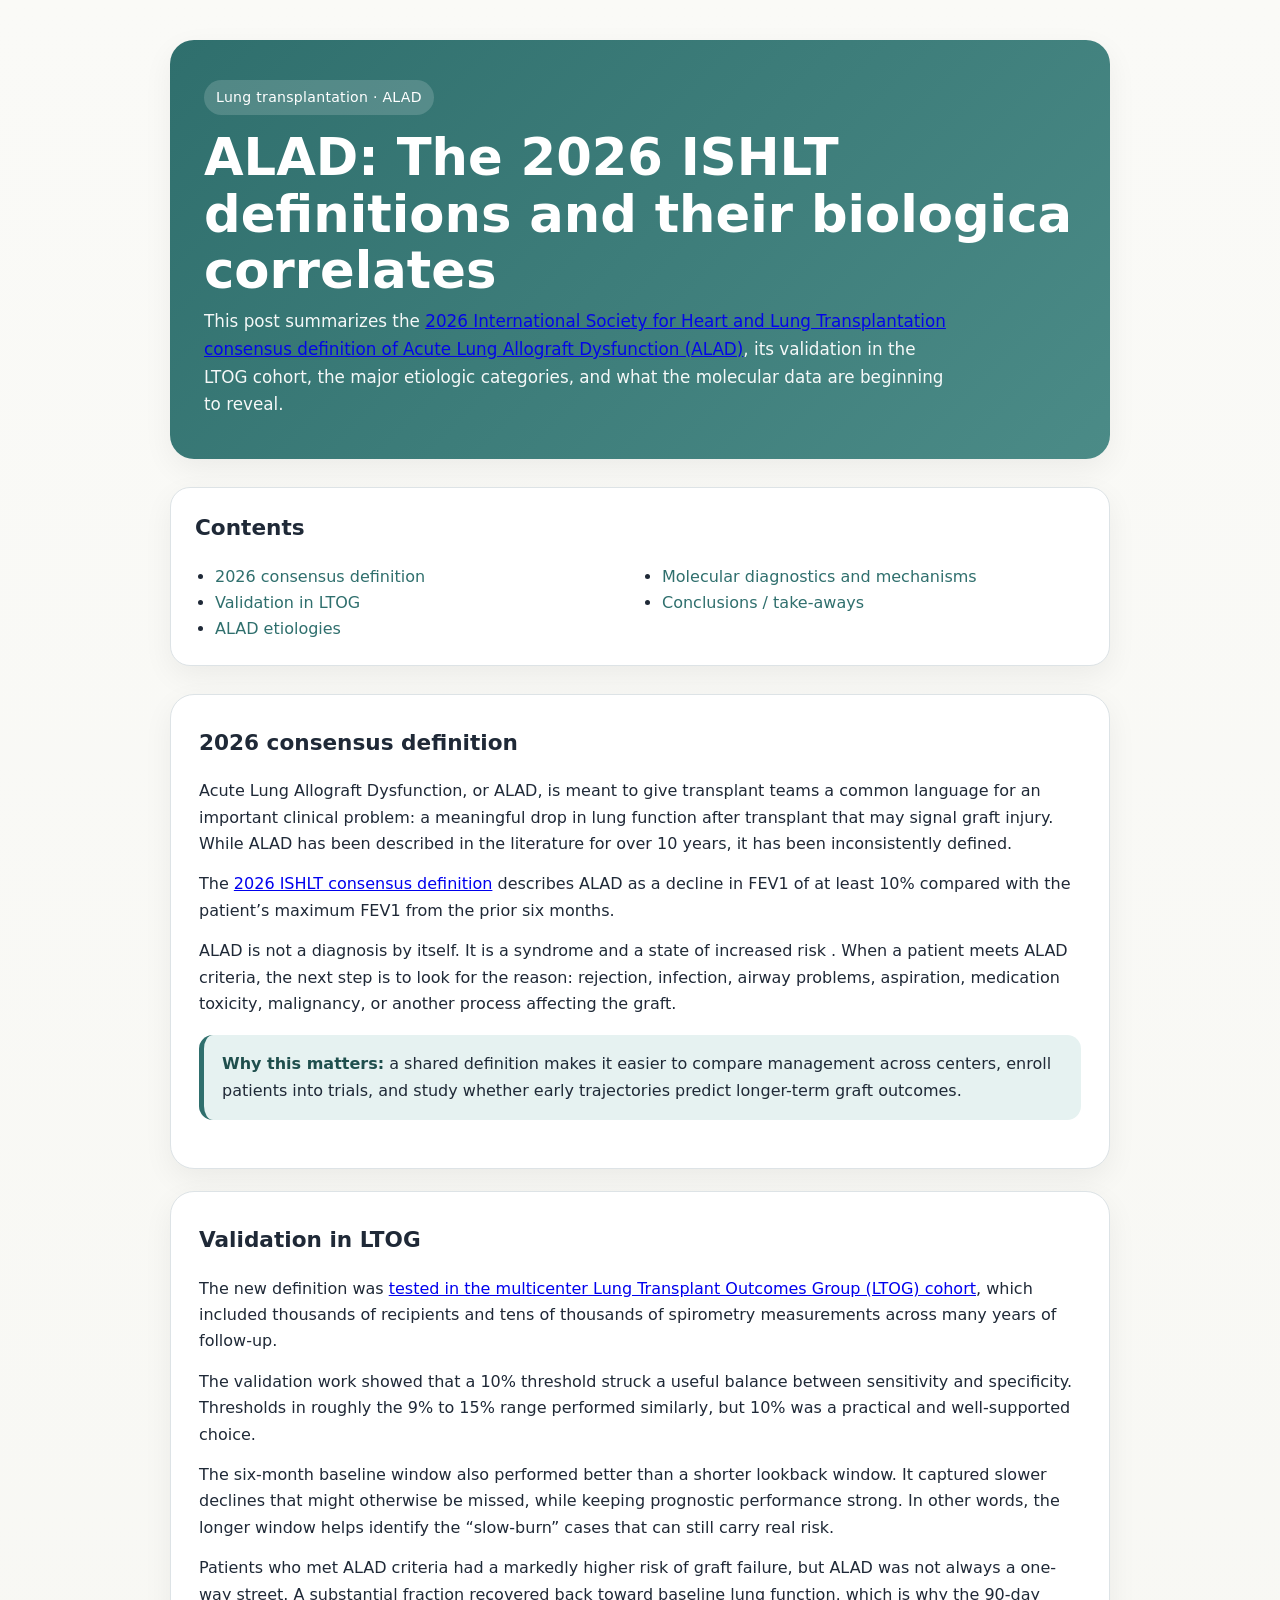
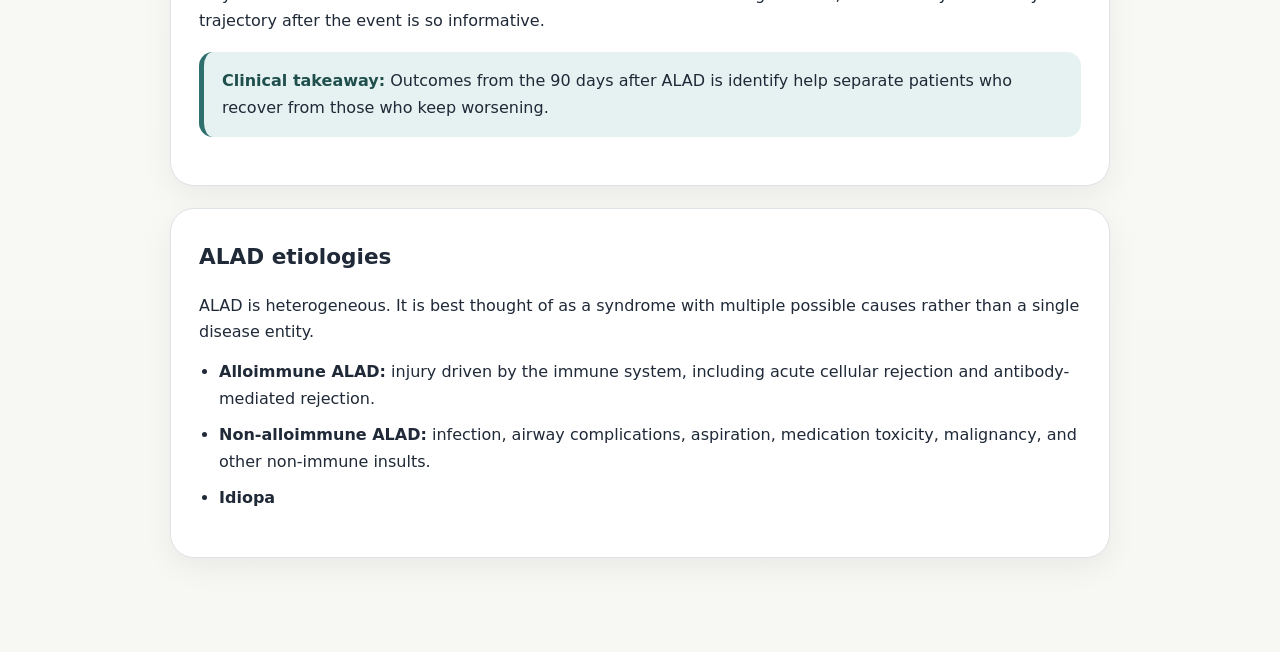
<file: alad-primer.html>
<!doctype html>
<html lang="en">
<head>
  <meta charset="utf-8" />
  <meta name="viewport" content="width=device-width, initial-scale=1" />
  <title>ALAD: A New Framework for Lung Allograft Dysfunction</title>
  <style>
    :root {
      --bg: #f7f7f3;
      --card: #ffffff;
      --text: #1f2937;
      --muted: #5b6472;
      --accent: #2f6f6d;
      --accent-soft: #e6f2f1;
      --border: #dde3e6;
      --shadow: 0 10px 30px rgba(0,0,0,0.06);
    }

    * { box-sizing: border-box; }
    html { scroll-behavior: smooth; }
    body {
      margin: 0;
      font-family: Inter, ui-sans-serif, system-ui, -apple-system, BlinkMacSystemFont, "Segoe UI", sans-serif;
      color: var(--text);
      background: linear-gradient(180deg, #fafaf7 0%, var(--bg) 100%);
      line-height: 1.65;
    }

    .wrap {
      max-width: 980px;
      margin: 0 auto;
      padding: 40px 20px 72px;
    }

    .hero {
      background: linear-gradient(135deg, var(--accent) 0%, #4b8b87 100%);
      color: white;
      border-radius: 24px;
      padding: 40px 34px;
      box-shadow: var(--shadow);
      margin-bottom: 28px;
    }

    .kicker {
      display: inline-block;
      background: rgba(255,255,255,0.16);
      padding: 6px 12px;
      border-radius: 999px;
      font-size: 0.88rem;
      letter-spacing: 0.02em;
      margin-bottom: 14px;
    }

    h1 {
      margin: 0 0 10px;
      font-size: clamp(2rem, 4vw, 3.3rem);
      line-height: 1.1;
    }

    .subtitle {
      margin: 0;
      font-size: 1.05rem;
      max-width: 70ch;
      opacity: 0.95;
    }

    .toc {
      background: var(--card);
      border: 1px solid var(--border);
      border-radius: 20px;
      padding: 22px 24px;
      box-shadow: var(--shadow);
      margin-bottom: 28px;
    }

    .toc h2, .section h2 {
      margin-top: 0;
      font-size: 1.35rem;
    }

    .toc ul {
      margin: 0;
      padding-left: 20px;
      columns: 2;
      gap: 24px;
    }

    .toc a {
      color: var(--accent);
      text-decoration: none;
    }

    .toc a:hover { text-decoration: underline; }

    .section {
      background: var(--card);
      border: 1px solid var(--border);
      border-radius: 24px;
      padding: 30px 28px;
      margin-bottom: 22px;
      box-shadow: var(--shadow);
    }

    .section p { margin: 0 0 14px; }
    .section p:last-child { margin-bottom: 0; }

    .callout {
      background: var(--accent-soft);
      border-left: 5px solid var(--accent);
      padding: 16px 18px;
      border-radius: 14px;
      margin: 18px 0;
    }

    .callout strong { color: #1f4f4d; }

    ul.clean {
      margin: 10px 0 16px 20px;
      padding: 0;
    }

    ul.clean li { margin-bottom: 10px; }

    .tagline {
      color: var(--muted);
      font-size: 0.95rem;
      margin-top: 10px;
    }
	  
	  .figure {
  width: 100%;
  max-width: 800px;
  display: block;
  margin: 24px auto;
  border-radius: 12px;
  box-shadow: 0 8px 20px rgba(0,0,0,0.1);
}

.figure-caption {
  text-align: center;
  color: #666;
  font-size: 0.9rem;
  margin-top: 8px;
}

    footer {
      color: var(--muted);
      font-size: 0.92rem;
      text-align: center;
      padding-top: 16px;
    }

    @media (max-width: 720px) {
      .wrap { padding: 22px 14px 56px; }
      .hero, .section, .toc { border-radius: 18px; }
      .hero, .section { padding: 24px 20px; }
      .toc ul { columns: 1; }
    }
  </style>
</head>
<body>
  <main class="wrap">
    <section class="hero">
      <div class="kicker">Lung transplantation · ALAD</div>
      <h1>ALAD: The 2026 ISHLT definitions and their biologica correlates</h1>
      <p class="subtitle">
        This post summarizes the <a href="https://www.jhltonline.org/article/S1053-2498(26)01733-X/fulltext">2026 International Society for Heart and Lung Transplantation consensus definition of Acute Lung Allograft Dysfunction (ALAD)</a>, its validation in the LTOG cohort, the major etiologic categories, and what the molecular data are beginning to reveal.
      </p>
    </section>

<nav class="toc" aria-label="Table of contents">
      <h2>Contents</h2>
      <ul>
        <li><a href="#consensus">2026 consensus definition</a></li>
        <li><a href="#validation">Validation in LTOG</a></li>
        <li><a href="#etiologies">ALAD etiologies</a></li>
        <li><a href="#molecular">Molecular diagnostics and mechanisms</a></li>
        <li><a href="#takeaways">Conclusions / take-aways</a></li>
      </ul>
</nav>

    <article class="section" id="consensus">
      <h2>2026 consensus definition</h2>
      <p>
      Acute Lung Allograft Dysfunction, or ALAD, is meant to give transplant teams a common language for an important clinical problem: a meaningful drop in lung function after transplant that may signal graft injury. While ALAD has been described in the literature for over 10 years, it has been inconsistently defined. </p>
      <p>
        The <a href="https://www.jhltonline.org/article/S1053-2498(26)01733-X/fulltext">2026 ISHLT consensus definition</a> describes ALAD as a decline in FEV1 of at least 10% compared with the patient’s maximum FEV1 from the prior six months.
      </p>
      <p>
        ALAD is not a diagnosis by itself. It is a syndrome and a state of increased risk . When a patient meets ALAD criteria, the next step is to look for the reason: rejection, infection, airway problems, aspiration, medication toxicity, malignancy, or another process affecting the graft.
      </p>
      <div class="callout">
        <strong>Why this matters:</strong> a shared definition makes it easier to compare management across centers, enroll patients into trials, and study whether early trajectories predict longer-term graft outcomes.
      </div>
    </article>

    <article class="section" id="validation">
      <h2>Validation in LTOG</h2>
      <p>
        The new definition was <a href = "https://www.jhltonline.org/article/S1053-2498(26)00005-7/fulltext">tested in the multicenter Lung Transplant Outcomes Group (LTOG) cohort</a>, which included thousands of recipients and tens of thousands of spirometry measurements across many years of follow-up.
      </p>
      <p>
        The validation work showed that a 10% threshold struck a useful balance between sensitivity and specificity. Thresholds in roughly the 9% to 15% range performed similarly, but 10% was a practical and well-supported choice.
      </p>
      <p>
        The six-month baseline window also performed better than a shorter lookback window. It captured slower declines that might otherwise be missed, while keeping prognostic performance strong. In other words, the longer window helps identify the “slow-burn” cases that can still carry real risk.
      </p>
      <p>
        Patients who met ALAD criteria had a markedly higher risk of graft failure, but ALAD was not always a one-way street. A substantial fraction recovered back toward baseline lung function, which is why the 90-day trajectory after the event is so informative.
      </p>
      <div class="callout">
      <strong>Clinical takeaway:</strong> Outcomes from the 90 days after ALAD is identify help separate patients who recover from those who keep worsening.</div>
</article>

    <article class="section" id="etiologies">
      <h2>ALAD etiologies</h2>
      <p>
        ALAD is heterogeneous. It is best thought of as a syndrome with multiple possible causes rather than a single disease entity.
      </p>
      <ul class="clean">
        <li><strong>Alloimmune ALAD:</strong> injury driven by the immune system, including acute cellular rejection and antibody-mediated rejection.</li>
        <li><strong>Non-alloimmune ALAD:</strong> infection, airway complications, aspiration, medication toxicity, malignancy, and other non-immune insults.</li>
<li><strong>Idiopa
</file>
<file: styles.css>
@charset "UTF-8";
/* CSS Document */

:root {
--burgundy: #6f1738;
--burgundy-dark: #5c1230;

--teal: #0b8f88;
--green: #007a36;
--orange: #ee912f;

--bg: #f8f5f6;
--card: #ffffff;

--text: #2b2430;
--muted: #766972;

--border: #eadfe4;
--shadow: 0 8px 24px rgba(0,0,0,.08);

--radius: 18px;
--content-width: 980px;
}

* {
  box-sizing: border-box;
  }

html {
scroll-behavior: smooth;
}

body {
margin: 0;
font-family: Inter, system-ui, sans-serif;
font-size: 17px;
line-height: 1.75;
color: var(--text);
background:
linear-gradient(
180deg,
#faf8f9 0%,
#f3eaee 25%,
#6f1738 100%
);
}

.wrap {
max-width: var(--content-width);
margin: 0 auto;
padding: 48px 20px 80px;
}

.hero {
background:
linear-gradient(
135deg,
var(--burgundy) 0%,
var(--burgundy-dark) 55%,
var(--teal) 100%
);
color: white;
padding: 48px;
border-radius: 28px;
margin-bottom: 32px;
box-shadow: 0 16px 40px rgba(0,0,0,.15);
}

.kicker {
display: inline-block;
padding: 6px 12px;
border-radius: 999px;
background: rgba(255,255,255,.15);
font-size: .85rem;
}

h1 {
margin: 14px 0 12px;
line-height: 1.05;
font-size: clamp(2.3rem, 5vw, 3.6rem);
}

.subtitle {
max-width: 70ch;
opacity: .95;
}

.toc,
.section {
background: var(--card);
border: 1px solid var(--border);
border-radius: var(--radius);
box-shadow: var(--shadow);
}

.toc {
padding: 24px 28px;
margin-bottom: 28px;
}

.section {
padding: 34px;
margin-bottom: 24px;
}

.section h2,
.toc h2 {
color: var(--burgundy);
margin-top: 0;
margin-bottom: 1rem;
line-height: 1.2;
}

.toc ul {
columns: 2;
padding-left: 20px;
}

a {
color: var(--teal);
text-decoration: none;
}

a:hover {
color: var(--green);
text-decoration: underline;
}

.callout {
background: #f3fbfa;
border-left: 4px solid var(--teal);
padding: 16px 20px;
border-radius: 12px;
margin: 24px 0;
}

.callout strong {
color: var(--green);
}

.figure {
margin: 0 0 18px;
}

.figure img {
width: 100%;
display: block;
border-radius: 12px;
}

.figure figcaption {
margin-top: 8px;
color: var(--muted);
font-size: .9rem;
}

.figure.float-right {
float: right;
width: min(40%, 320px);
margin: 0 0 20px 24px;
}

.figure.float-left {
float: left;
width: min(40%, 320px);
margin: 0 24px 20px 0;
}

.figure-grid {
display: grid;
gap: 20px;
grid-template-columns: repeat(2, 1fr);
margin: 24px 0;
}

.section::after {
content: "";
display: block;
clear: both;
}

.clean li {
margin-bottom: .75rem;
}

footer {
text-align: center;
color: rgba(255,255,255,.85);
margin-top: 36px;
font-size: .95rem;
}

@media (max-width: 768px) {
.wrap {
padding: 24px 14px 60px;
}

.hero,
.section,
.toc {
padding: 24px;
}

.toc ul {
columns: 1;
}

.figure.float-left,
.figure.float-right {
float: none;
width: 100%;
margin: 16px 0;
}

.figure-grid {
grid-template-columns: 1fr;
}
}
</file>
